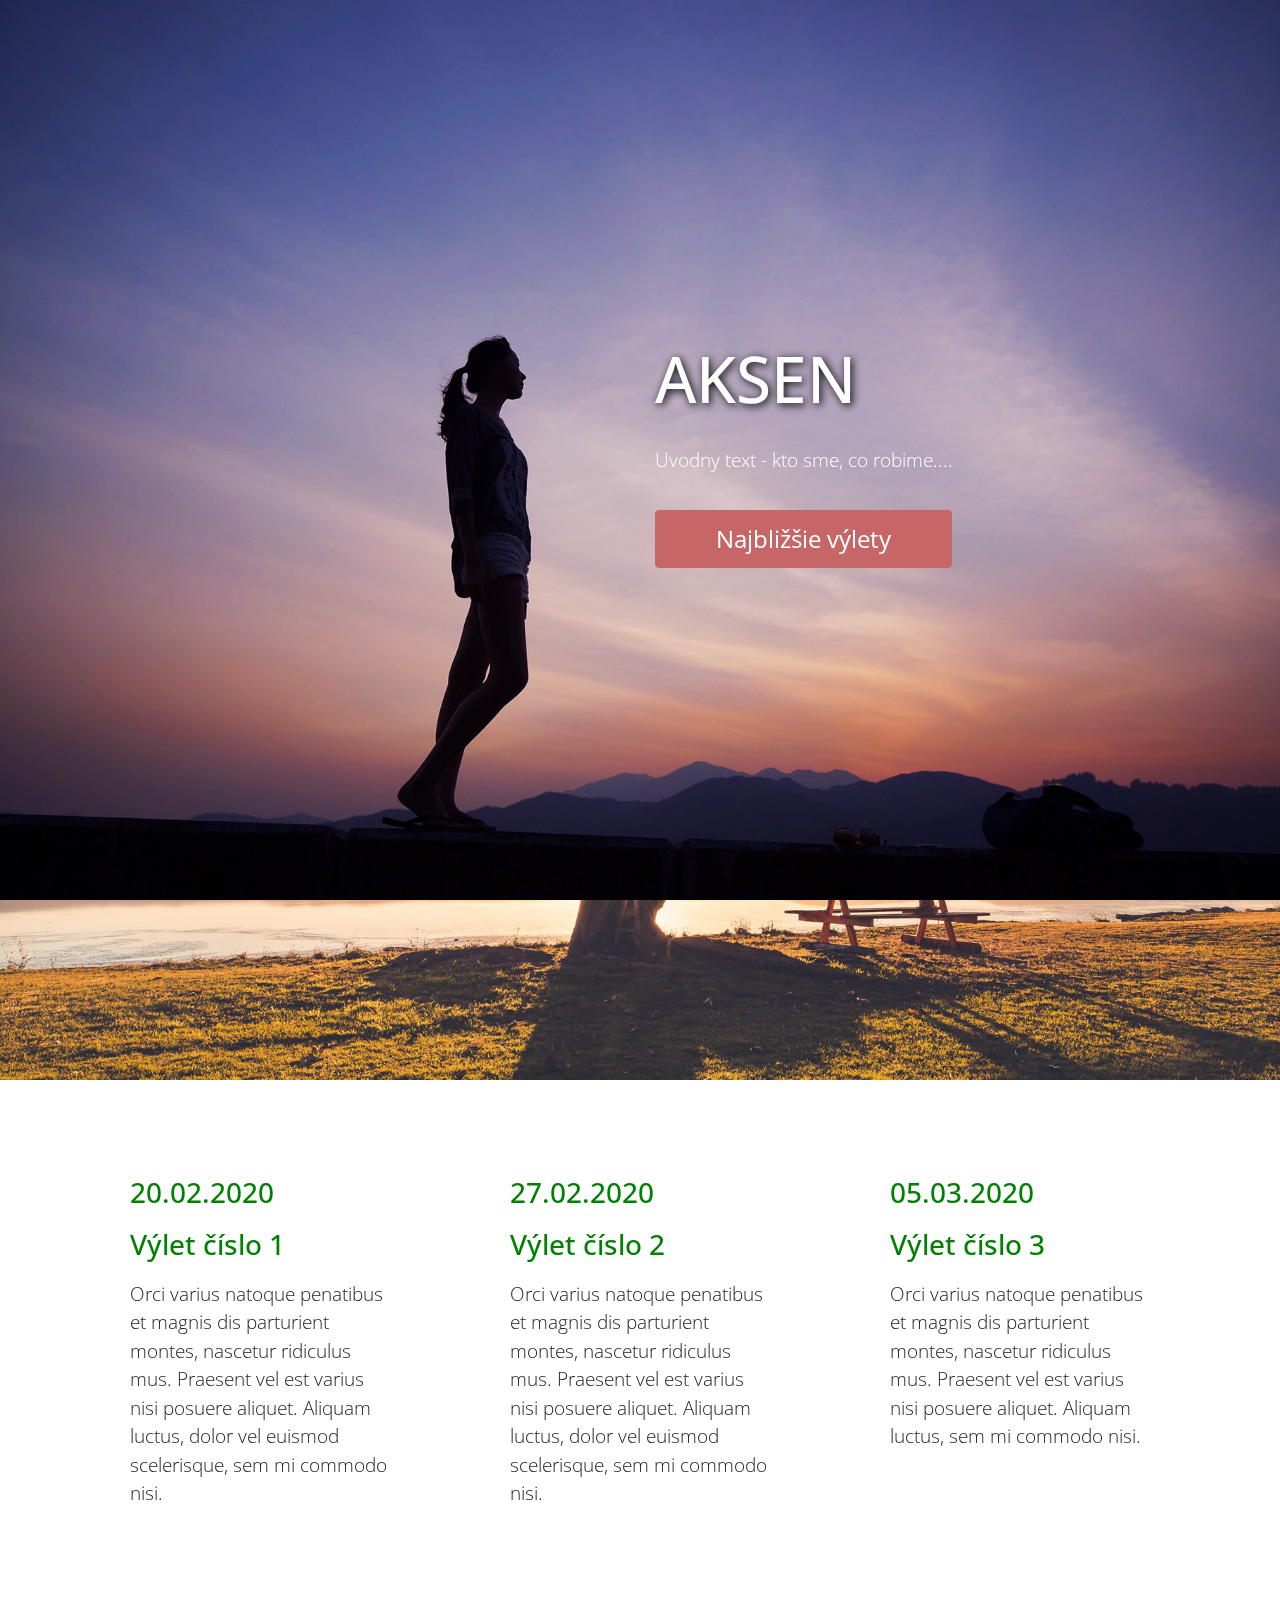
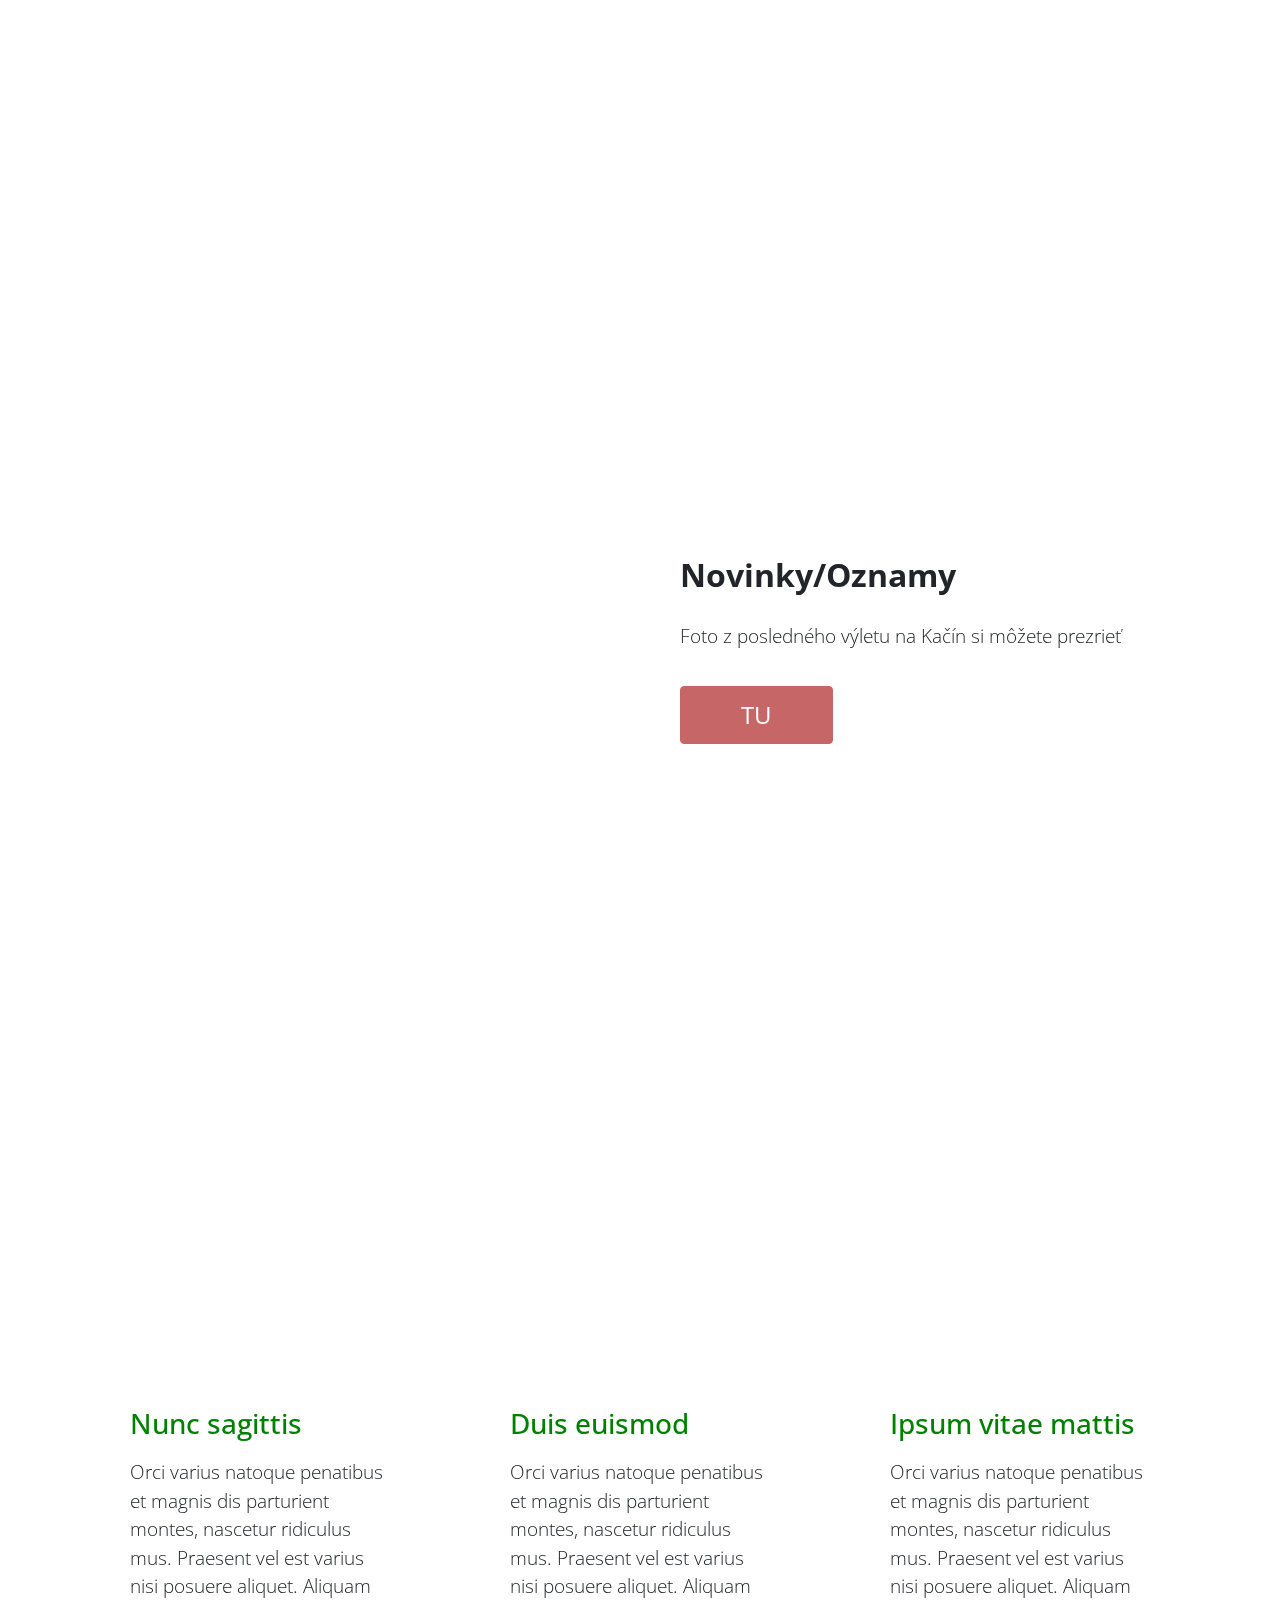
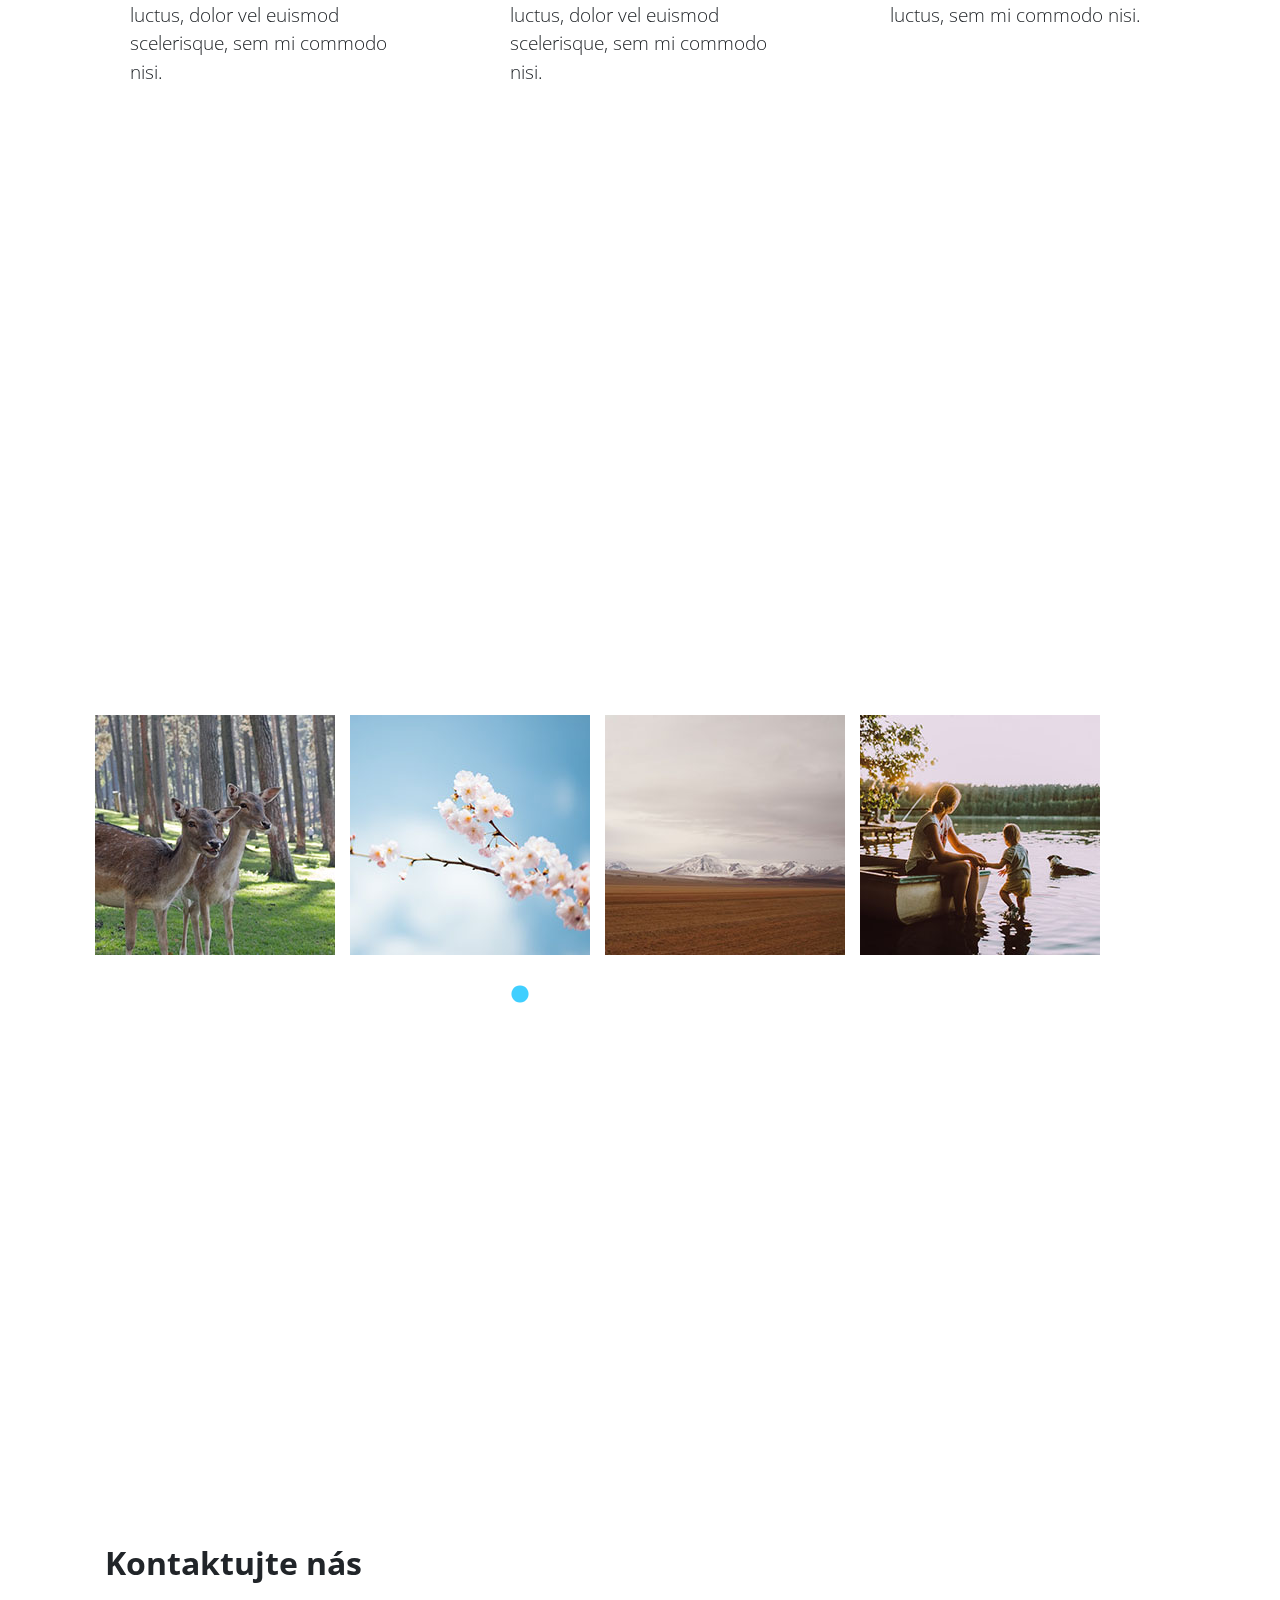
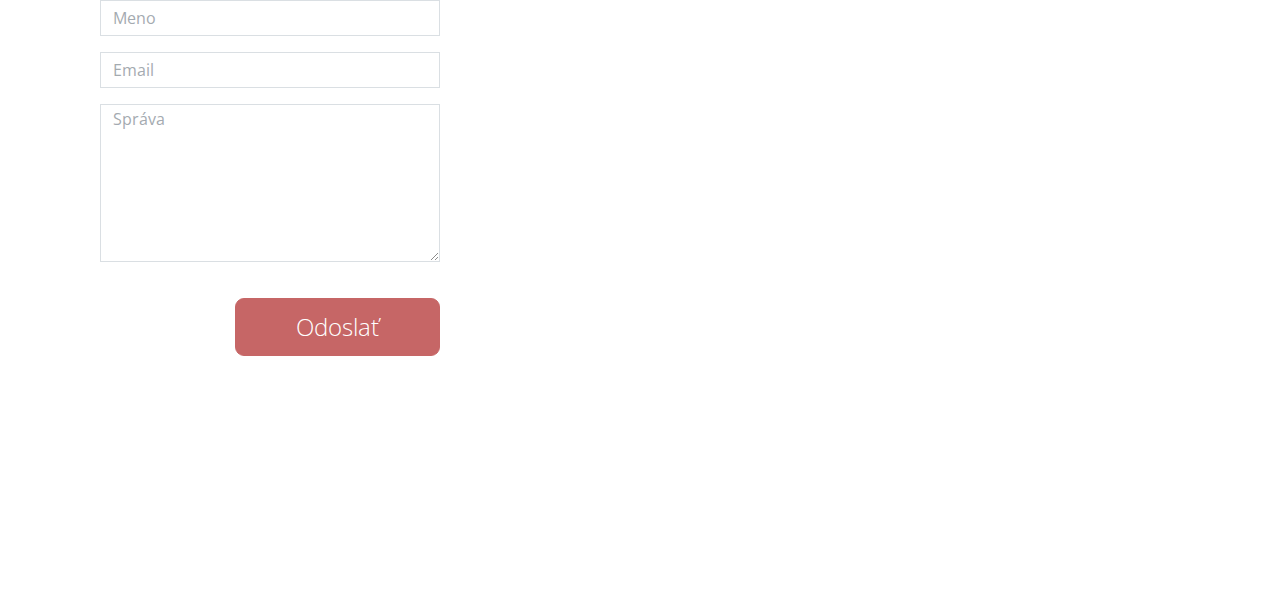
<file: index.html>
<!DOCTYPE html>
<html>
<head>
  <meta charset="utf-8">
  <meta http-equiv="X-UA-Compatible" content="IE=edge">
  <meta name="viewport" content="width=device-width, initial-scale=1">

  <title>aksenba</title>
<!--

Template 2096 Individual

http://www.tooplate.com/view/2096-individual

-->
  <link rel="stylesheet" href="https://fonts.googleapis.com/css?family=Open+Sans:300,400">  <!-- Google web font "Open Sans" -->
  <link rel="stylesheet" href="font-awesome-4.5.0/css/font-awesome.min.css">                <!-- Font Awesome -->
  <link rel="stylesheet" href="css/bootstrap.min.css">
  <link rel="stylesheet" type="text/css" href="slick/slick.css"/>
  <link rel="stylesheet" type="text/css" href="slick/slick-theme.css"/>
  <link rel="stylesheet" href="css/tooplate-style.css"><!-- tooplate style -->
  <link rel="stylesheet" href="css/custom.css"><!-- custom style -->    

  <!-- Magnific Popup core CSS file -->
  <link rel="stylesheet" href="css/magnific-popup.css">


  <!-- HTML5 shim and Respond.js for IE8 support of HTML5 elements and media queries -->
  <!-- WARNING: Respond.js doesn't work if you view the page via file:// -->
        <!--[if lt IE 9]>
          <script src="https://oss.maxcdn.com/html5shiv/3.7.2/html5shiv.min.js"></script>
          <script src="https://oss.maxcdn.com/respond/1.4.2/respond.min.js"></script>
        <![endif]-->
      </head>

      <body>
        <div class="parallax-window" data-parallax="scroll" data-image-src="img/bg-img-01.jpg">
          <section class="container tm-page-1-content">
            <div class="row">
              <div class="col-md-6 ml-auto tm-text-white">
                <header><h1>AKSEN</h1></header>
                <p>Uvodny text - kto sme, co robime....</p>
                 <a href="#tm-section-2" class="btn btn-danger">Najbližšie výlety</a>
              </div>
            </div>
          </section>
        </div>

        <div id="tm-section-2" class="parallax-window" data-parallax="scroll" data-image-src="img/bg-img-02.jpg">
          <div class="row tm-page-2-content">
            <article  class="col-xs-6 col-md-4 tm-bg-white-transparent">
              <header>
                  <h3>20.02.2020</h3>
                  <h3>Výlet číslo 1</h3>
                </header>
              <p>Orci varius natoque penatibus et  magnis dis parturient montes, nascetur ridiculus mus. Praesent vel est varius nisi posuere aliquet. Aliquam luctus, dolor vel euismod scelerisque, sem mi commodo nisi.</p>
            </article>
            <article class="col-xs-6 col-md-4 tm-bg-white-transparent">
              <header>
                  <h3>27.02.2020</h3>
                  <h3>Výlet číslo 2</h3>
               </header>
              <p>Orci varius natoque penatibus et  magnis dis parturient montes, nascetur ridiculus mus. Praesent vel est varius nisi posuere aliquet. Aliquam luctus, dolor vel euismod scelerisque, sem mi commodo nisi.</p>
            </article>
            <article class="col-xs-6 col-md-4 tm-bg-white-transparent">
              <header>
                  <h3>05.03.2020</h3>
                  <h3>Výlet číslo 3</h3>
               </header>
              <p>Orci varius natoque penatibus et  magnis dis parturient montes, nascetur ridiculus mus. Praesent vel est varius nisi posuere aliquet. Aliquam luctus, sem mi commodo nisi.</p>
            </article>
          </div>
        </div>
          
          
        <div id="tm-section-3" class="parallax-window" data-parallax="scroll" data-image-src="img/bg-img-03.jpg">
          <section class="container tm-page-3-content">
            <div class="row1">
              <div class="col-xl-6 col-md-8 ml-auto c-bg-transparent">
                <article>
                  <header><h2>Novinky/Oznamy</h2></header>
                  <p>Foto z posledného výletu na Kačín si môžete prezrieť</p>
                 <a href="https://photos.app.goo.gl/WpKRN8nCt8rLXHN76" target="_blank" class="btn btn-danger">TU</a>
                </article>
              </div>
            </div>
          </section>
        </div>
      
        <div id="tm-section-4" class="parallax-window" data-parallax="scroll" data-image-src="img/bg-img-04.jpg">

          <div class="row tm-page-4-content">
            <article  class="col-xs-6 col-md-4 tm-bg-white-transparent">
              <header><h3>Nunc sagittis</h3></header>
              <p>Orci varius natoque penatibus et  magnis dis parturient montes, nascetur ridiculus mus. Praesent vel est varius nisi posuere aliquet. Aliquam luctus, dolor vel euismod scelerisque, sem mi commodo nisi.</p>
            </article>
            <article class="col-xs-6 col-md-4 tm-bg-white-transparent">
              <header><h3>Duis euismod</h3></header>
              <p>Orci varius natoque penatibus et  magnis dis parturient montes, nascetur ridiculus mus. Praesent vel est varius nisi posuere aliquet. Aliquam luctus, dolor vel euismod scelerisque, sem mi commodo nisi.</p>
            </article>
            <article class="col-xs-6 col-md-4 tm-bg-white-transparent">
              <header><h3>Ipsum vitae mattis</h3></header>
              <p>Orci varius natoque penatibus et  magnis dis parturient montes, nascetur ridiculus mus. Praesent vel est varius nisi posuere aliquet. Aliquam luctus, sem mi commodo nisi.</p>
            </article>
          </div>
        </div>
        <div class="parallax-window" data-parallax="scroll" data-image-src="img/bg-img-05.jpg">
          <div class="container">
            <div class="row">
              <div class="tm-img-container">
                <div class="tm-img-slider">
 
                    <a class="image-link" href="img/gallery-img-01.jpg"><img src="img/gallery-img-01-tn.jpg" alt="Image" class="tm-slider-img"></a>
                    <a class="image-link" href="img/gallery-img-02.jpg"><img src="img/gallery-img-02-tn.jpg" alt="Image" class="tm-slider-img"></a>
                    <a class="image-link" href="img/gallery-img-03.jpg"><img src="img/gallery-img-03-tn.jpg" alt="Image" class="tm-slider-img"></a>  
                    <a class="image-link" href="img/gallery-img-04.jpg"><img src="img/gallery-img-04-tn.jpg" alt="Image" class="tm-slider-img"></a>
                    <a class="image-link" href="img/gallery-img-05.jpg"><img src="img/gallery-img-05-tn.jpg" alt="Image" class="tm-slider-img"></a>
                    <a class="image-link" href="img/gallery-img-06.jpg"><img src="img/gallery-img-06-tn.jpg" alt="Image" class="tm-slider-img"></a>
                      
                </div>
              </div>
            </div>
          </div>
        </div>

        <div class="parallax-window tm-position-relative tm-form-section" data-parallax="scroll" data-image-src="img/bg-img-06.jpg">
          <div class="container ">
            <div class="row1 ">
              <div class="col-xs-12">
                <header><h5>Kontaktujte nás</h5></header>
              </div>
            </div>
            <div class="row tm-page-5-content">
              <div class="col-lg-4 col-md-6 col-xs-12">
                <div class="contact_message">                  
                  <form action="mailto:babu646@gmail.com" method="post" class="contact-form">
                    <div class="form-group">
                      <input type="text" id="contact_name" name="contact_name" class="form-control" placeholder="Meno"  required/>
                    </div>
                    <div class="form-group">
                      <input type="email" id="contact_email" name="contact_email" class="form-control" placeholder="Email"  required/>
                    </div>
                    <div class="form-group">
                      <textarea id="contact_message" name="contact_message" class="form-control" rows="9" placeholder="Správa" required></textarea>
                    </div>
                    <button type="submit" class="btn btn-danger tm-btn-submit">Odoslať</button>
                  </form>
                </div>
              </div>
              <div class="col-lg-8 col-md-6 col-xs-12">
                <div class="tm-address-box">
                  <p>Ak máte akékoľvek otázky, či pripomienky, kontaktujte nás cez priložený formulár. Orci varius natoque penatibus et  magnis dis parturient montes, nascetur ridiculus mus.
                  </p>
                  <br>
                  <address>
                    <b>Aksen tím</b><br>
                  </address>
                </div>
              </div>
            </div>

            <div class="footer">
              <p>Copyright © 2018 Aksen
                . Design: Tooplate</p>
              </div>
            </div>
            
          </div>


          <!-- load JS files -->
          <script src="js/jquery-1.11.3.min.js"></script>        <!-- jQuery (https://jquery.com/download/) -->
          <script src="js/parallax.min.js"></script>
     
          <script type="text/javascript" src="slick/slick.min.js"></script> 
          <!-- Slick Carousel -->

          <!-- Magnific Popup core JS file -->
          <script src="js/jquery.magnific-popup.min.js"></script>
          

          <script>

            function setCarousel() {

              var slider = $('.tm-img-slider');

              if (slider.hasClass('slick-initialized')) {
                slider.slick('destroy');
              }

              if($(window).width() > 991){
                  // Slick carousel
                  slider.slick({
                    dots: true,
                    infinite: true,
                    slidesToShow: 4,
                    slidesToScroll: 1
                  });
                }
                else {
                 slider.slick({
                  dots: true,
                  infinite: true,
                  slidesToShow: 2,
                  slidesToScroll: 1
                });
               }
             }

             $(document).ready(function(){

              setCarousel();
              $('.tm-img-slider').magnificPopup({
                delegate: 'a', // child items selector, by clicking on it popup will open
                type: 'image'
                // other options

              });

              $(window).resize(function() {
                setCarousel();
              });
            });

          </script>
        </body>
        </html>
</file>
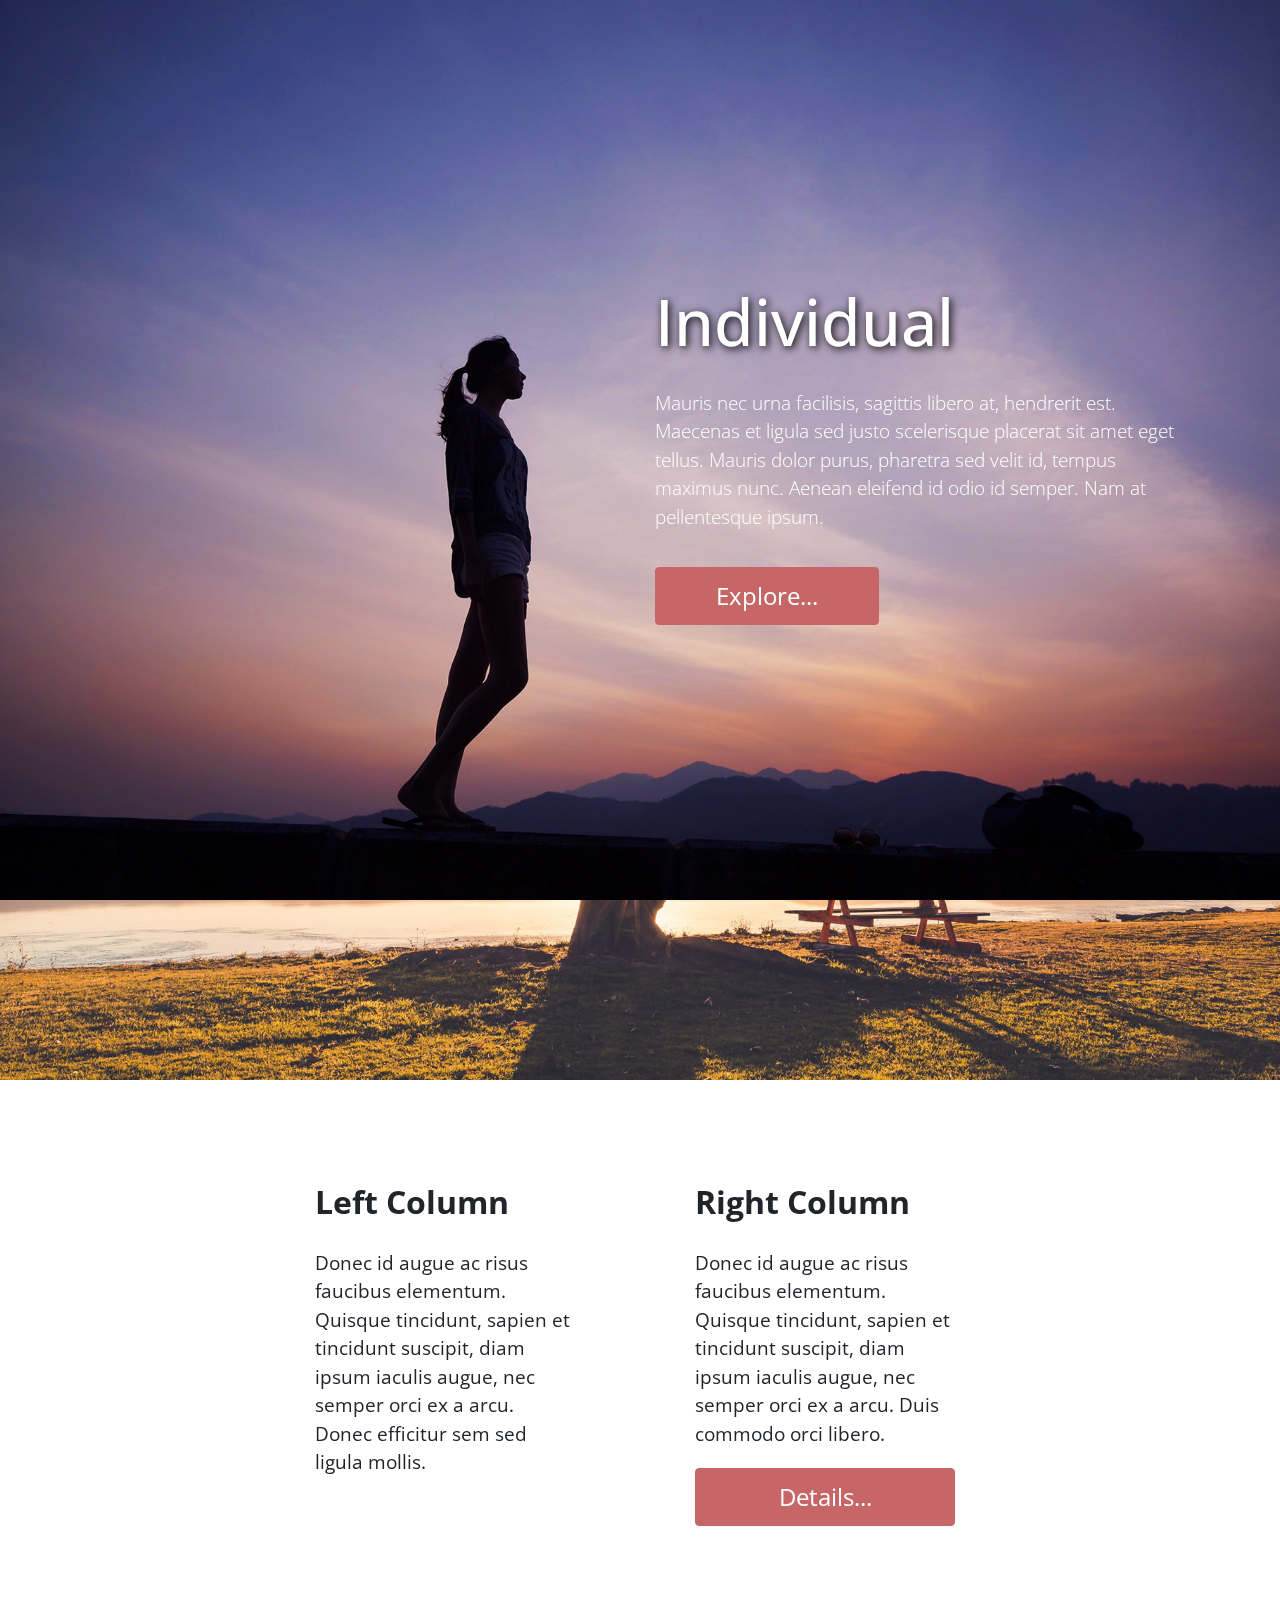
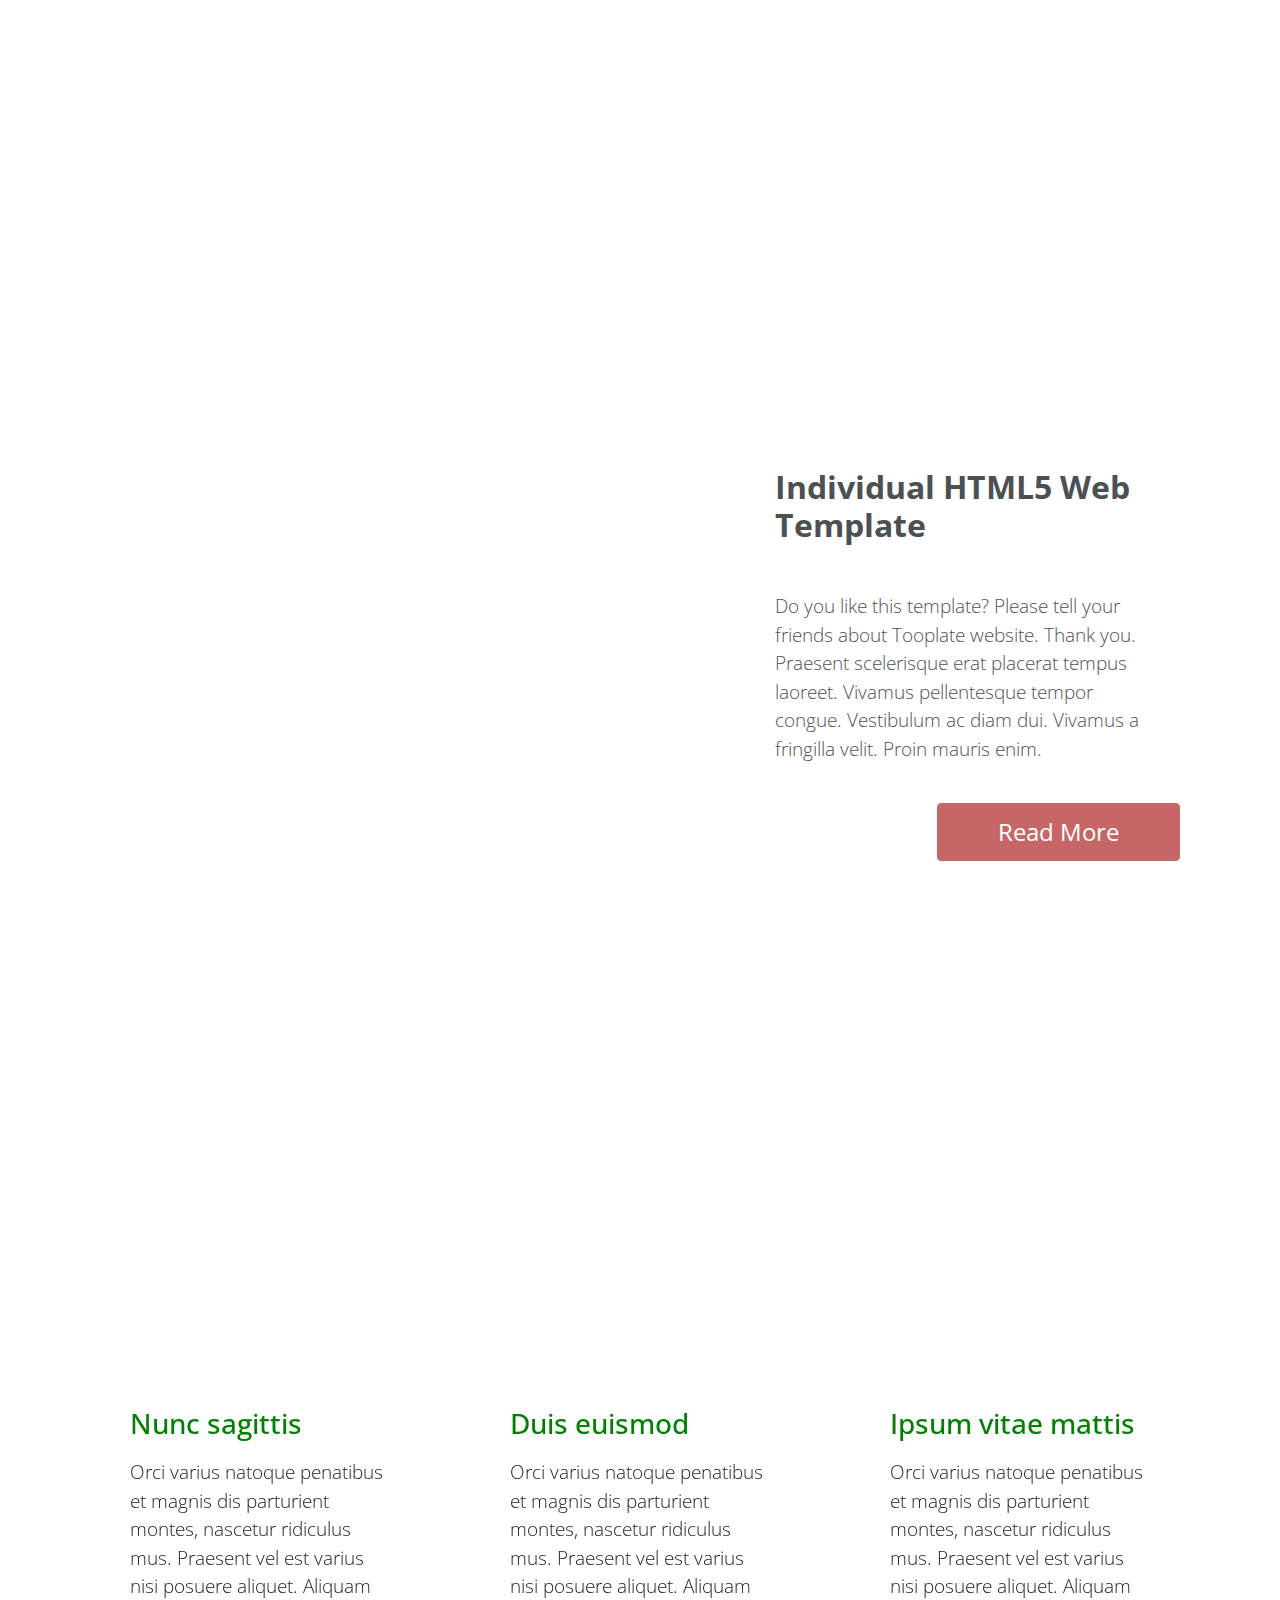
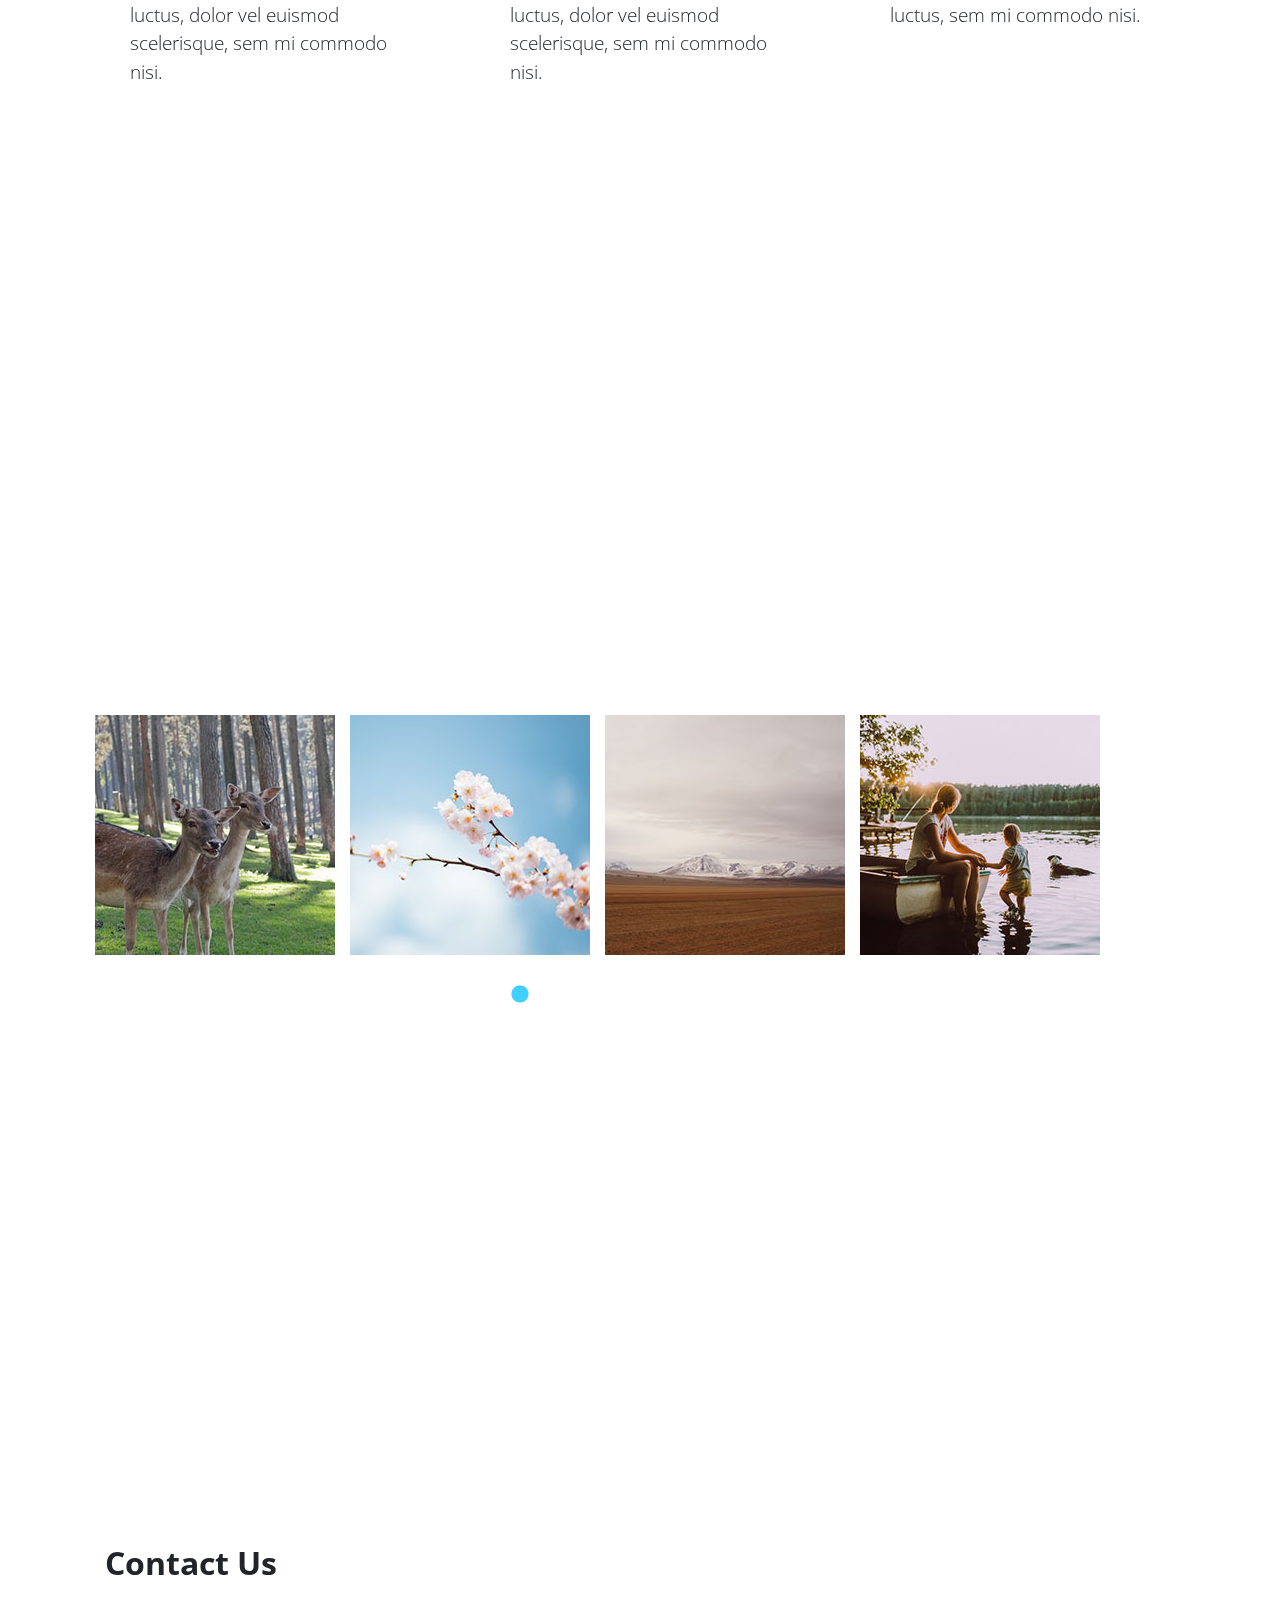
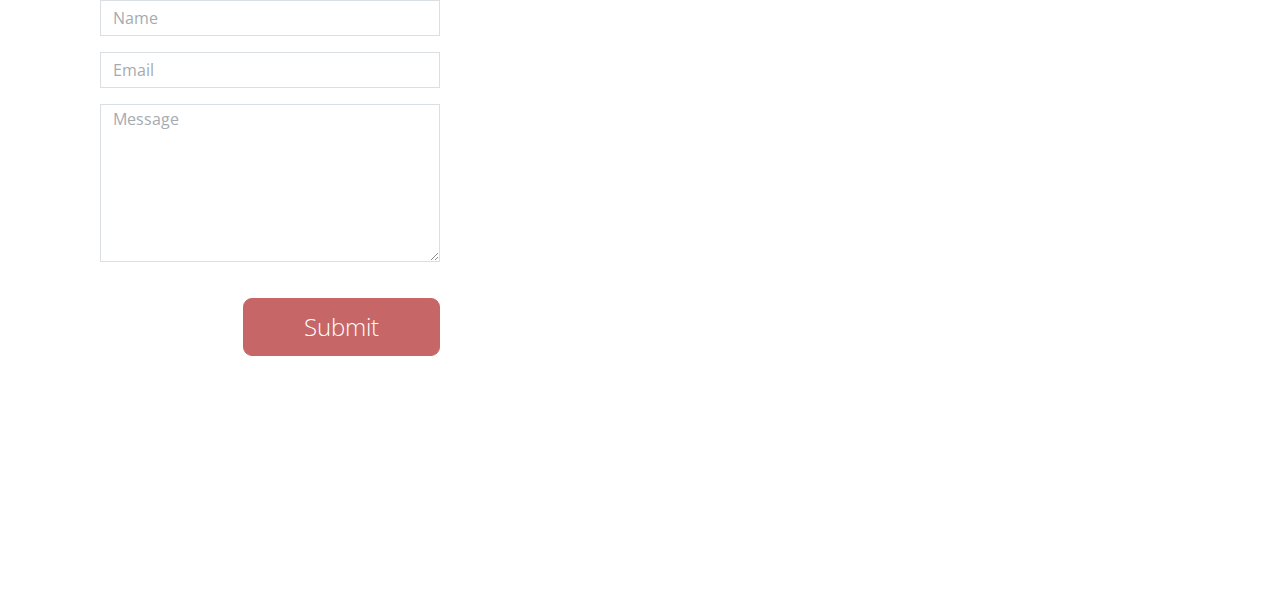
<file: aksen/index.html>
<!DOCTYPE html>
<html>
<head>
  <meta charset="utf-8">
  <meta http-equiv="X-UA-Compatible" content="IE=edge">
  <meta name="viewport" content="width=device-width, initial-scale=1">

  <title>Individual HTML Parallax Template</title>
<!--

Template 2096 Individual

http://www.tooplate.com/view/2096-individual

-->
  <link rel="stylesheet" href="https://fonts.googleapis.com/css?family=Open+Sans:300,400">  <!-- Google web font "Open Sans" -->
  <link rel="stylesheet" href="font-awesome-4.5.0/css/font-awesome.min.css">                <!-- Font Awesome -->
  <link rel="stylesheet" href="css/bootstrap.min.css">
  <link rel="stylesheet" type="text/css" href="slick/slick.css"/>
  <link rel="stylesheet" type="text/css" href="slick/slick-theme.css"/>
  <link rel="stylesheet" href="css/tooplate-style.css"><!-- tooplate style -->
  <!-- Magnific Popup core CSS file -->
  <link rel="stylesheet" href="css/magnific-popup.css">


  <!-- HTML5 shim and Respond.js for IE8 support of HTML5 elements and media queries -->
  <!-- WARNING: Respond.js doesn't work if you view the page via file:// -->
        <!--[if lt IE 9]>
          <script src="https://oss.maxcdn.com/html5shiv/3.7.2/html5shiv.min.js"></script>
          <script src="https://oss.maxcdn.com/respond/1.4.2/respond.min.js"></script>
        <![endif]-->
      </head>

      <body>
        <div class="parallax-window" data-parallax="scroll" data-image-src="img/bg-img-01.jpg">
          <section class="container tm-page-1-content">
            <div class="row">
              <div class="col-md-6 ml-auto tm-text-white">
                <header><h1>Individual</h1></header>
                <p>Mauris nec urna facilisis, sagittis libero at, hendrerit est. Maecenas et ligula sed justo scelerisque placerat sit amet eget tellus. Mauris dolor purus, pharetra sed velit id, tempus maximus nunc. Aenean eleifend id odio id semper. Nam at pellentesque ipsum.</p>
                
                  <a href="#tm-section-2" class="btn btn-danger">Explore...</a>
              </div>
            </div>

          </section>
        </div>


        <div id="tm-section-2" class="parallax-window" data-parallax="scroll" data-image-src="img/bg-img-02.jpg">
          <section class="container tm-page-1-content tm-page-2">
            <div class="row">
              <article class="col-md-6 tm-article tm-bg-white-transparent">
                <header><h2 >Left Column</h2></header>
                <b>Donec id augue ac risus faucibus elementum. Quisque tincidunt, sapien et tincidunt suscipit, diam ipsum iaculis augue, nec semper orci ex a arcu. Donec efficitur sem sed ligula mollis.</b>
              </article>

              <article class="col-md-6 tm-article tm-bg-white-transparent">
                <header><h2>Right Column</h2></header>
                <b>Donec id augue ac risus faucibus elementum. Quisque tincidunt, sapien et tincidunt suscipit, diam ipsum iaculis augue, nec semper orci ex a arcu. Duis commodo orci libero.</b>
                
                  <a href="#tm-section-3" class="btn btn-danger ml-auto mr-0 tm-btn-block">Details...</a>
              </article>
            </div>
          </section>
        </div>
        <div id="tm-section-3" class="parallax-window" data-parallax="scroll" data-image-src="img/bg-img-03.jpg">
          <section class="container tm-page-1-content">
            <div class="row1">
              <div class="col-xl-6 col-md-8 ml-auto">
                <article class="tm-bg-white-transparent-page3">
                  <header><h5 class="tm-bg-white">Individual HTML5 Web Template</h5></header>
                  <p class="tm-bg-white2">Do you like this template? Please tell your friends about Tooplate website. Thank you. Praesent scelerisque erat placerat tempus laoreet. Vivamus pellentesque tempor congue. Vestibulum ac diam dui. Vivamus a fringilla velit. Proin mauris enim.</p>
                    <a href="#tm-section-4" class="btn btn-danger tm-btn-right">Read More</a>
                </article>
              </div>
            </div>
          </section>
        </div>
        <div id="tm-section-4" class="parallax-window" data-parallax="scroll" data-image-src="img/bg-img-04.jpg">

          <div class="row tm-page-4-content">
            <article  class="col-xs-6 col-md-4 tm-bg-white-transparent">
              <header><h3>Nunc sagittis</h3></header>
              <p>Orci varius natoque penatibus et  magnis dis parturient montes, nascetur ridiculus mus. Praesent vel est varius nisi posuere aliquet. Aliquam luctus, dolor vel euismod scelerisque, sem mi commodo nisi.</p>
            </article>
            <article class="col-xs-6 col-md-4 tm-bg-white-transparent">
              <header><h3>Duis euismod</h3></header>
              <p>Orci varius natoque penatibus et  magnis dis parturient montes, nascetur ridiculus mus. Praesent vel est varius nisi posuere aliquet. Aliquam luctus, dolor vel euismod scelerisque, sem mi commodo nisi.</p>
            </article>
            <article class="col-xs-6 col-md-4 tm-bg-white-transparent">
              <header><h3>Ipsum vitae mattis</h3></header>
              <p>Orci varius natoque penatibus et  magnis dis parturient montes, nascetur ridiculus mus. Praesent vel est varius nisi posuere aliquet. Aliquam luctus, sem mi commodo nisi.</p>
            </article>
          </div>
        </div>
        <div class="parallax-window" data-parallax="scroll" data-image-src="img/bg-img-05.jpg">
          <div class="container">
            <div class="row">
              <div class="tm-img-container">
                <div class="tm-img-slider">
 
                    <a class="image-link" href="img/gallery-img-01.jpg"><img src="img/gallery-img-01-tn.jpg" alt="Image" class="tm-slider-img"></a>
                    <a class="image-link" href="img/gallery-img-02.jpg"><img src="img/gallery-img-02-tn.jpg" alt="Image" class="tm-slider-img"></a>
                    <a class="image-link" href="img/gallery-img-03.jpg"><img src="img/gallery-img-03-tn.jpg" alt="Image" class="tm-slider-img"></a>  
                    <a class="image-link" href="img/gallery-img-04.jpg"><img src="img/gallery-img-04-tn.jpg" alt="Image" class="tm-slider-img"></a>
                    <a class="image-link" href="img/gallery-img-05.jpg"><img src="img/gallery-img-05-tn.jpg" alt="Image" class="tm-slider-img"></a>
                    <a class="image-link" href="img/gallery-img-06.jpg"><img src="img/gallery-img-06-tn.jpg" alt="Image" class="tm-slider-img"></a>
                      
                </div>
              </div>
            </div>
          </div>
        </div>

        <div class="parallax-window tm-position-relative tm-form-section" data-parallax="scroll" data-image-src="img/bg-img-06.jpg">
          <div class="container ">
            <div class="row1 ">
              <div class="col-xs-12">
                <header><h5>Contact Us</h5></header>
              </div>
            </div>
            <div class="row tm-page-5-content">
              <div class="col-lg-4 col-md-6 col-xs-12">
                <div class="contact_message">                  
                  <form action="#contact" method="post" class="contact-form">
                    <div class="form-group">
                      <input type="text" id="contact_name" name="contact_name" class="form-control" placeholder="Name"  required/>
                    </div>
                    <div class="form-group">
                      <input type="email" id="contact_email" name="contact_email" class="form-control" placeholder="Email"  required/>
                    </div>
                    <div class="form-group">
                      <textarea id="contact_message" name="contact_message" class="form-control" rows="9" placeholder="Message" required></textarea>
                    </div>
                    <button type="submit" class="btn btn-danger tm-btn-submit">Submit</button>
                  </form>
                </div>
              </div>
              <div class="col-lg-8 col-md-6 col-xs-12">
                <div class="tm-address-box">
                  <p>Integer pretium volutpat tempor. Maecenas condimentum tincidunt leo. Paesent scelerisque erat placerat tempus laoreet. Vivamus pellentesque tempor congue. Vestibulum ac diam dui. Vivamus a fringilla velit.
                  </p>
                  <br>
                  <address>
                    <b>Our Address</b><br>
                    <br>
                    440-660 Proin mauris enim,<br>
                    dignissim sit amet ligula id,<br>
                    finibus tempus erat 10200
                  </address>
                </div>
              </div>
            </div>

            <div class="footer">
              <p>Copyright © 2018 Your Company
                . Design: Tooplate</p>
              </div>
            </div>
            
          </div>


          <!-- load JS files -->
          <script src="js/jquery-1.11.3.min.js"></script>        <!-- jQuery (https://jquery.com/download/) -->
          <script src="js/parallax.min.js"></script>
     
          <script type="text/javascript" src="slick/slick.min.js"></script> 
          <!-- Slick Carousel -->

          <!-- Magnific Popup core JS file -->
          <script src="js/jquery.magnific-popup.min.js"></script>
          

          <script>

            function setCarousel() {

              var slider = $('.tm-img-slider');

              if (slider.hasClass('slick-initialized')) {
                slider.slick('destroy');
              }

              if($(window).width() > 991){
                  // Slick carousel
                  slider.slick({
                    dots: true,
                    infinite: true,
                    slidesToShow: 4,
                    slidesToScroll: 1
                  });
                }
                else {
                 slider.slick({
                  dots: true,
                  infinite: true,
                  slidesToShow: 2,
                  slidesToScroll: 1
                });
               }
             }

             $(document).ready(function(){

              setCarousel();
              $('.tm-img-slider').magnificPopup({
                delegate: 'a', // child items selector, by clicking on it popup will open
                type: 'image'
                // other options

              });

              $(window).resize(function() {
                setCarousel();
              });
            });

          </script>
        </body>
        </html>
</file>
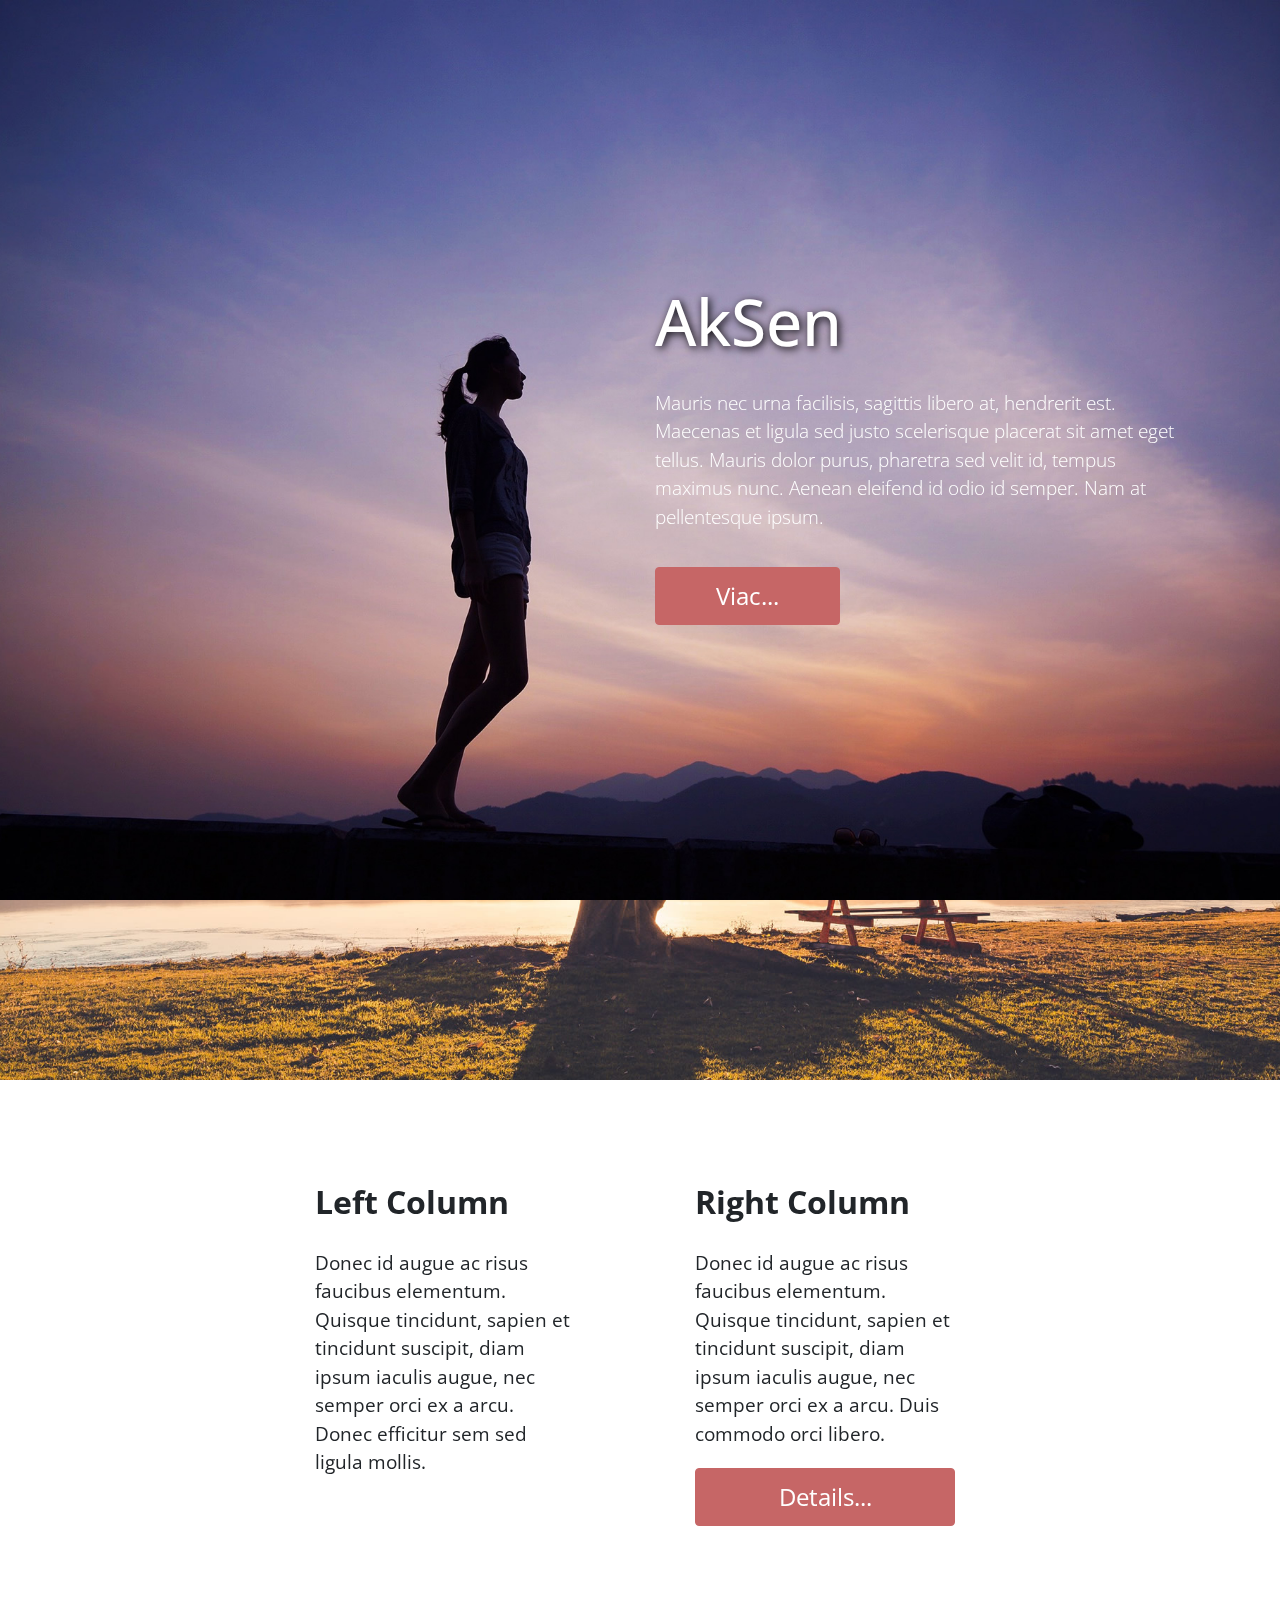
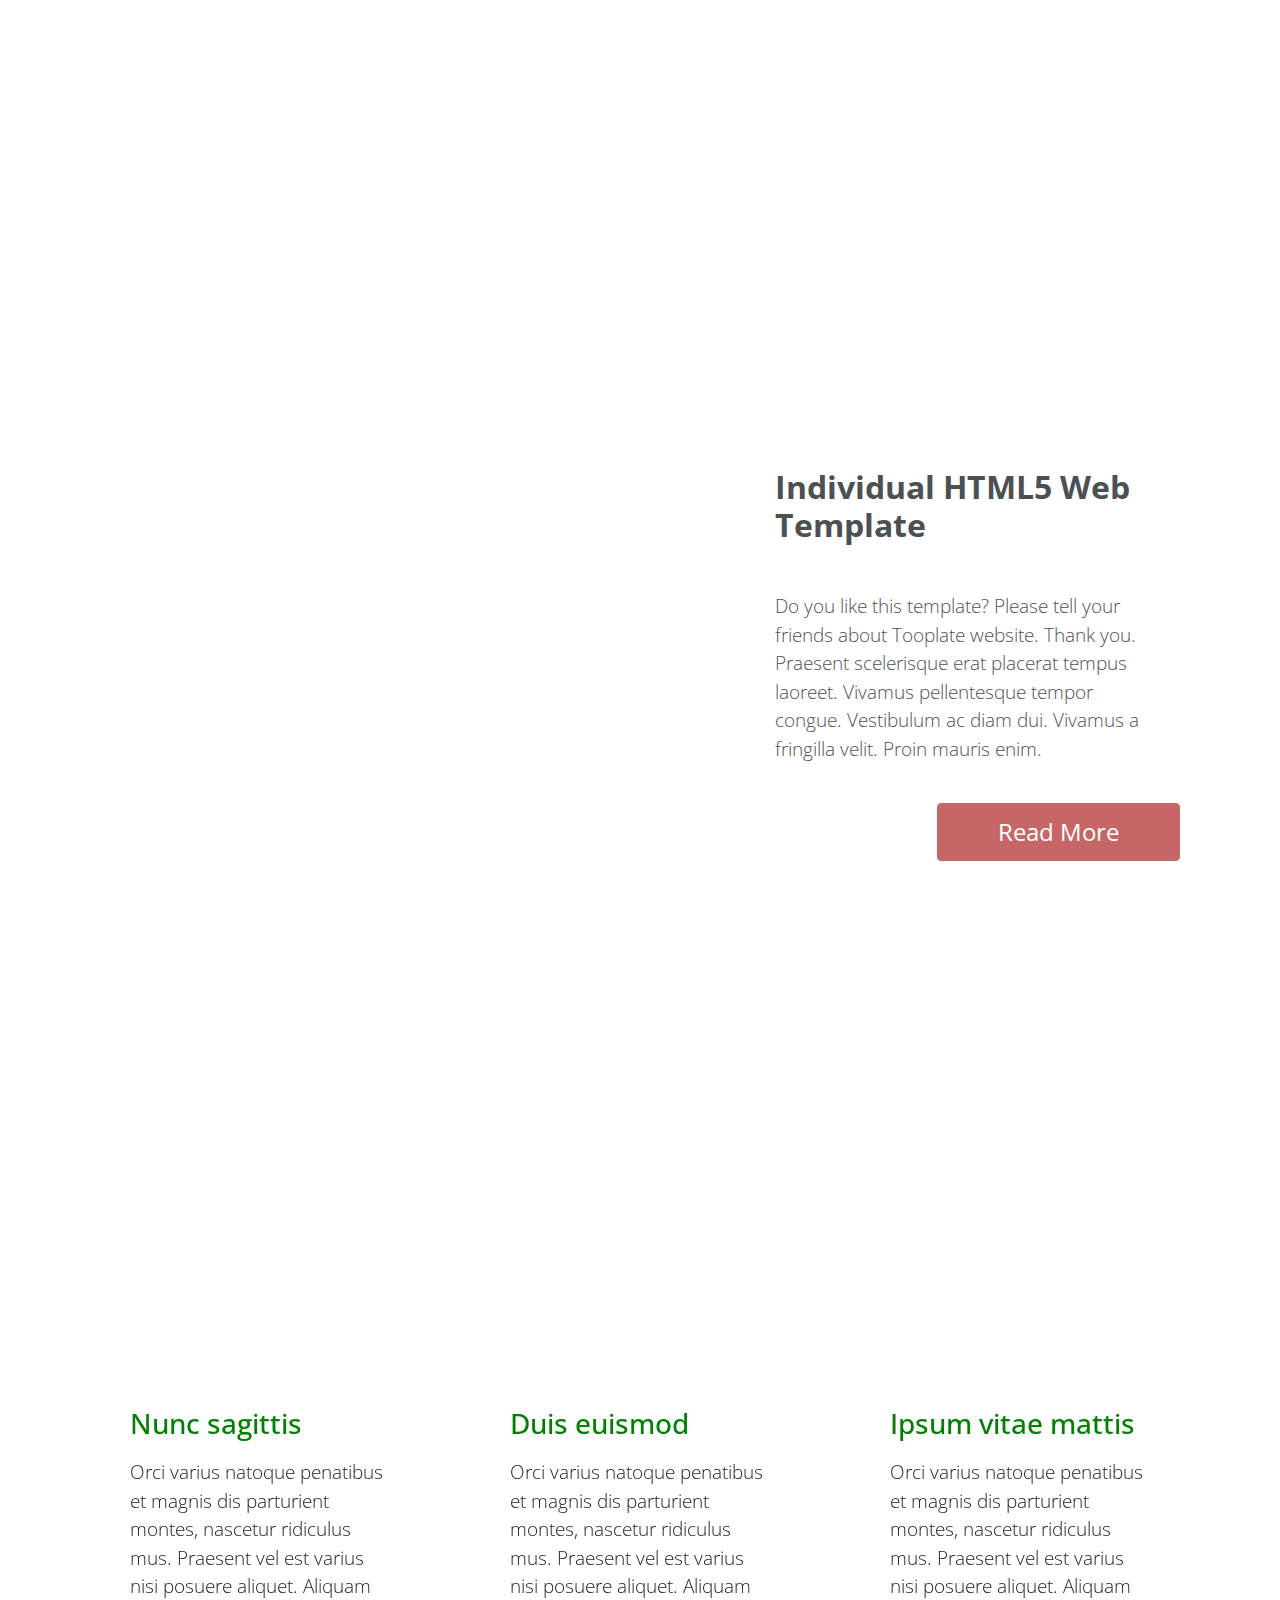
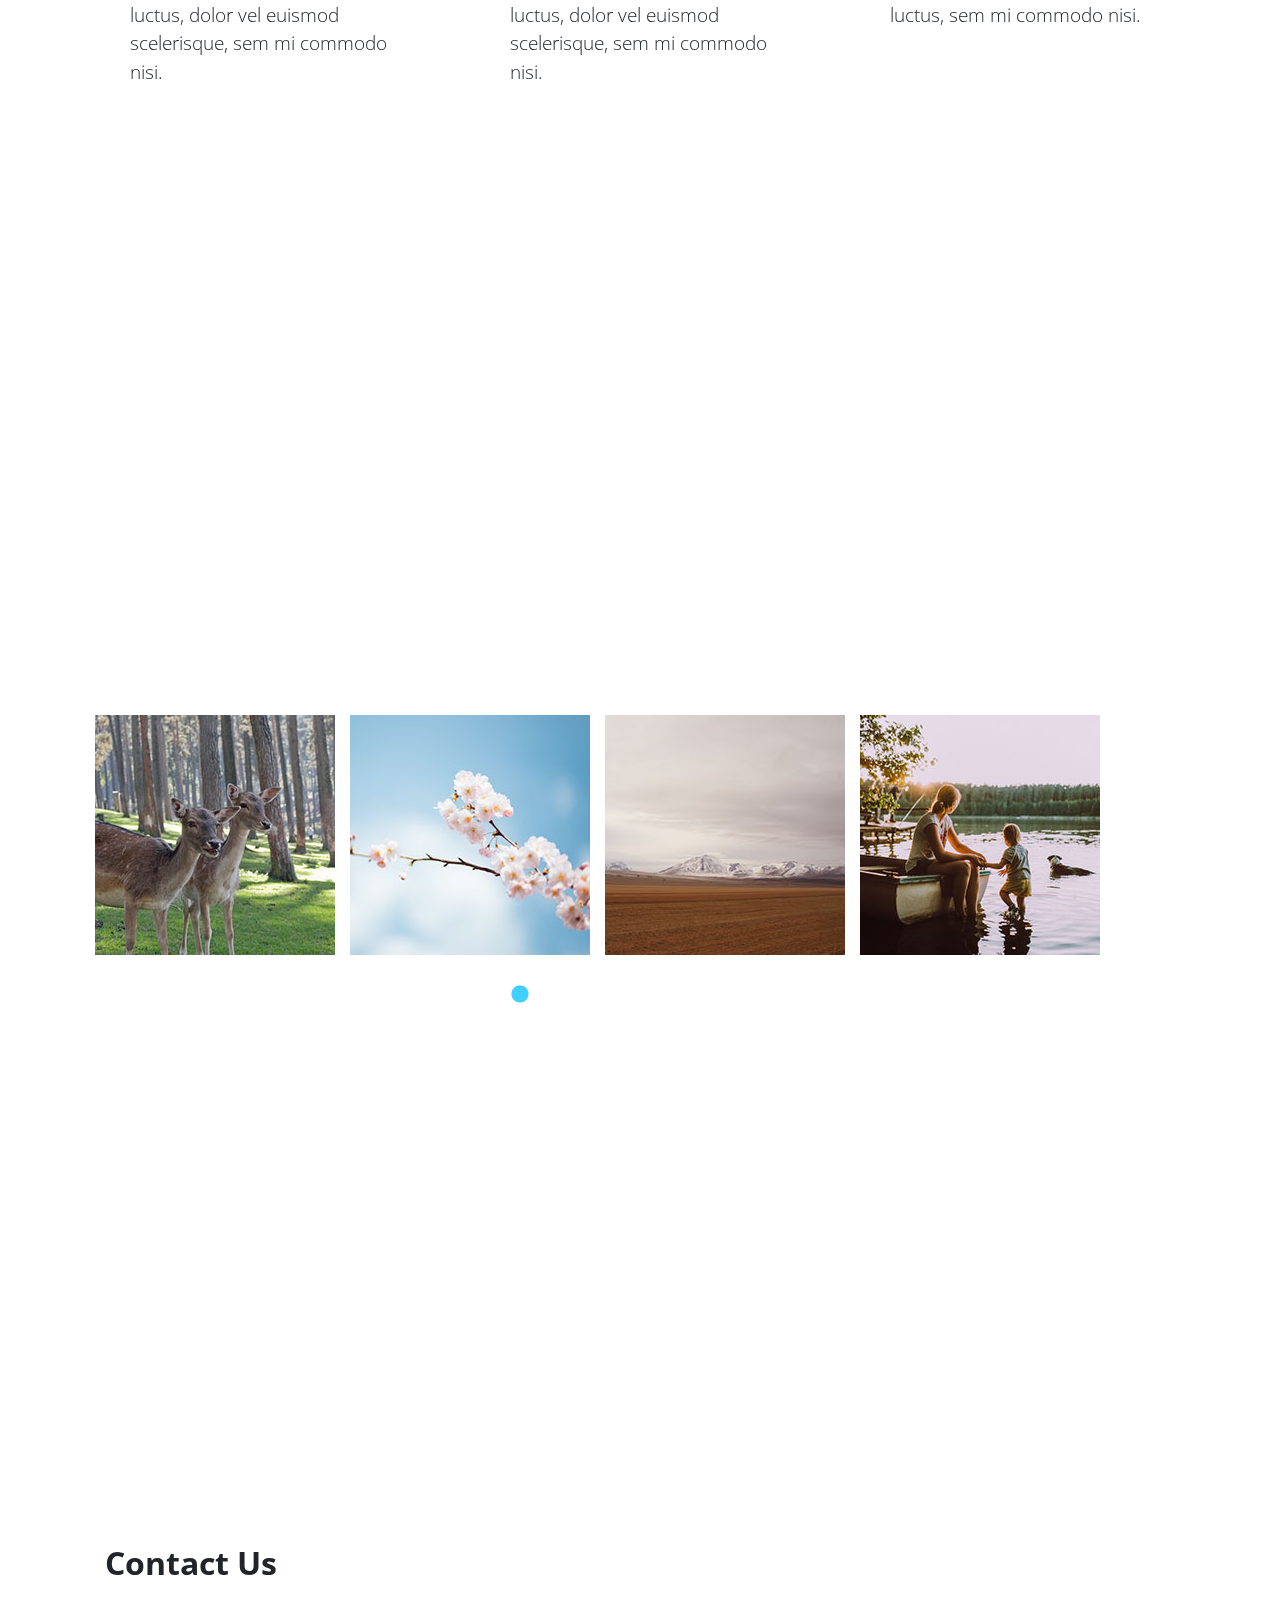
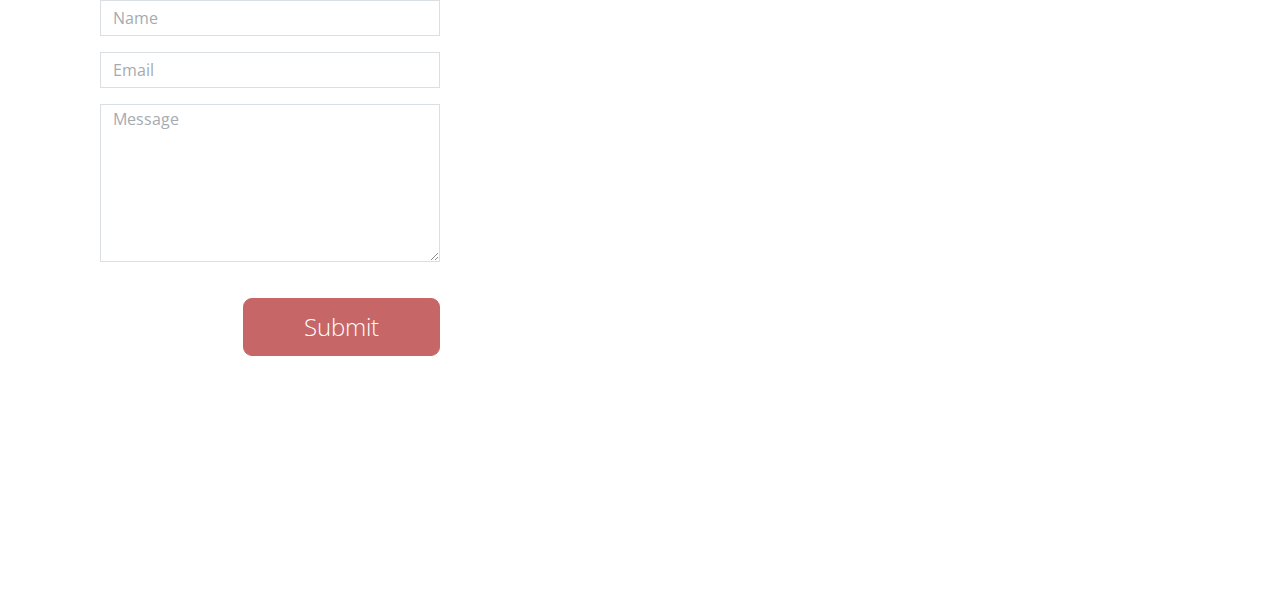
<file: index_zaloha_13022020.html>
<!DOCTYPE html>
<html>
<head>
  <meta charset="utf-8">
  <meta http-equiv="X-UA-Compatible" content="IE=edge">
  <meta name="viewport" content="width=device-width, initial-scale=1">

  <title>aksen</title>
<!--

Template 2096 Individual

http://www.tooplate.com/view/2096-individual

-->
  <link rel="stylesheet" href="https://fonts.googleapis.com/css?family=Open+Sans:300,400">  <!-- Google web font "Open Sans" -->
  <link rel="stylesheet" href="font-awesome-4.5.0/css/font-awesome.min.css">                <!-- Font Awesome -->
  <link rel="stylesheet" href="css/bootstrap.min.css">
  <link rel="stylesheet" type="text/css" href="slick/slick.css"/>
  <link rel="stylesheet" type="text/css" href="slick/slick-theme.css"/>
  <link rel="stylesheet" href="css/tooplate-style.css"><!-- tooplate style -->
  <link rel="stylesheet" href="css/custom.css"><!-- custom style -->    
  <!-- Magnific Popup core CSS file -->
  <link rel="stylesheet" href="css/magnific-popup.css">


  <!-- HTML5 shim and Respond.js for IE8 support of HTML5 elements and media queries -->
  <!-- WARNING: Respond.js doesn't work if you view the page via file:// -->
        <!--[if lt IE 9]>
          <script src="https://oss.maxcdn.com/html5shiv/3.7.2/html5shiv.min.js"></script>
          <script src="https://oss.maxcdn.com/respond/1.4.2/respond.min.js"></script>
        <![endif]-->
      </head>

      <body>
        <div class="parallax-window" data-parallax="scroll" data-image-src="img/bg-img-01.jpg">
          <section class="container tm-page-1-content">
            <div class="row">
              <div class="col-md-6 ml-auto tm-text-white">
                <header><h1>AkSen</h1></header>
                <p>Mauris nec urna facilisis, sagittis libero at, hendrerit est. Maecenas et ligula sed justo scelerisque placerat sit amet eget tellus. Mauris dolor purus, pharetra sed velit id, tempus maximus nunc. Aenean eleifend id odio id semper. Nam at pellentesque ipsum.</p>
                
                  <a href="#tm-section-2" class="btn btn-danger">Viac...</a>
              </div>
            </div>

          </section>
        </div>


        <div id="tm-section-2" class="parallax-window" data-parallax="scroll" data-image-src="img/bg-img-02.jpg">
          <section class="container tm-page-1-content tm-page-2">
            <div class="row">
              <article class="col-md-6 tm-article tm-bg-white-transparent">
                <header><h2 >Left Column</h2></header>
                <b>Donec id augue ac risus faucibus elementum. Quisque tincidunt, sapien et tincidunt suscipit, diam ipsum iaculis augue, nec semper orci ex a arcu. Donec efficitur sem sed ligula mollis.</b>
              </article>

              <article class="col-md-6 tm-article tm-bg-white-transparent">
                <header><h2>Right Column</h2></header>
                <b>Donec id augue ac risus faucibus elementum. Quisque tincidunt, sapien et tincidunt suscipit, diam ipsum iaculis augue, nec semper orci ex a arcu. Duis commodo orci libero.</b>
                
                  <a href="#tm-section-3" class="btn btn-danger ml-auto mr-0 tm-btn-block">Details...</a>
              </article>
            </div>
          </section>
        </div>
        <div id="tm-section-3" class="parallax-window" data-parallax="scroll" data-image-src="img/bg-img-03.jpg">
          <section class="container tm-page-1-content">
            <div class="row1">
              <div class="col-xl-6 col-md-8 ml-auto">
                <article class="tm-bg-white-transparent-page3">
                  <header><h5 class="tm-bg-white">Individual HTML5 Web Template</h5></header>
                  <p class="tm-bg-white2">Do you like this template? Please tell your friends about Tooplate website. Thank you. Praesent scelerisque erat placerat tempus laoreet. Vivamus pellentesque tempor congue. Vestibulum ac diam dui. Vivamus a fringilla velit. Proin mauris enim.</p>
                    <a href="#tm-section-4" class="btn btn-danger tm-btn-right">Read More</a>
                </article>
              </div>
            </div>
          </section>
        </div>
        <div id="tm-section-4" class="parallax-window" data-parallax="scroll" data-image-src="img/bg-img-04.jpg">

          <div class="row tm-page-4-content">
            <article  class="col-xs-6 col-md-4 tm-bg-white-transparent">
              <header><h3>Nunc sagittis</h3></header>
              <p>Orci varius natoque penatibus et  magnis dis parturient montes, nascetur ridiculus mus. Praesent vel est varius nisi posuere aliquet. Aliquam luctus, dolor vel euismod scelerisque, sem mi commodo nisi.</p>
            </article>
            <article class="col-xs-6 col-md-4 tm-bg-white-transparent">
              <header><h3>Duis euismod</h3></header>
              <p>Orci varius natoque penatibus et  magnis dis parturient montes, nascetur ridiculus mus. Praesent vel est varius nisi posuere aliquet. Aliquam luctus, dolor vel euismod scelerisque, sem mi commodo nisi.</p>
            </article>
            <article class="col-xs-6 col-md-4 tm-bg-white-transparent">
              <header><h3>Ipsum vitae mattis</h3></header>
              <p>Orci varius natoque penatibus et  magnis dis parturient montes, nascetur ridiculus mus. Praesent vel est varius nisi posuere aliquet. Aliquam luctus, sem mi commodo nisi.</p>
            </article>
          </div>
        </div>
        <div class="parallax-window" data-parallax="scroll" data-image-src="img/bg-img-05.jpg">
          <div class="container">
            <div class="row">
              <div class="tm-img-container">
                <div class="tm-img-slider">
 
                    <a class="image-link" href="img/gallery-img-01.jpg"><img src="img/gallery-img-01-tn.jpg" alt="Image" class="tm-slider-img"></a>
                    <a class="image-link" href="img/gallery-img-02.jpg"><img src="img/gallery-img-02-tn.jpg" alt="Image" class="tm-slider-img"></a>
                    <a class="image-link" href="img/gallery-img-03.jpg"><img src="img/gallery-img-03-tn.jpg" alt="Image" class="tm-slider-img"></a>  
                    <a class="image-link" href="img/gallery-img-04.jpg"><img src="img/gallery-img-04-tn.jpg" alt="Image" class="tm-slider-img"></a>
                    <a class="image-link" href="img/gallery-img-05.jpg"><img src="img/gallery-img-05-tn.jpg" alt="Image" class="tm-slider-img"></a>
                    <a class="image-link" href="img/gallery-img-06.jpg"><img src="img/gallery-img-06-tn.jpg" alt="Image" class="tm-slider-img"></a>
                      
                </div>
              </div>
            </div>
          </div>
        </div>

        <div class="parallax-window tm-position-relative tm-form-section" data-parallax="scroll" data-image-src="img/bg-img-06.jpg">
          <div class="container ">
            <div class="row1 ">
              <div class="col-xs-12">
                <header><h5>Contact Us</h5></header>
              </div>
            </div>
            <div class="row tm-page-5-content">
              <div class="col-lg-4 col-md-6 col-xs-12">
                <div class="contact_message">                  
                  <form action="#contact" method="post" class="contact-form">
                    <div class="form-group">
                      <input type="text" id="contact_name" name="contact_name" class="form-control" placeholder="Name"  required/>
                    </div>
                    <div class="form-group">
                      <input type="email" id="contact_email" name="contact_email" class="form-control" placeholder="Email"  required/>
                    </div>
                    <div class="form-group">
                      <textarea id="contact_message" name="contact_message" class="form-control" rows="9" placeholder="Message" required></textarea>
                    </div>
                    <button type="submit" class="btn btn-danger tm-btn-submit">Submit</button>
                  </form>
                </div>
              </div>
              <div class="col-lg-8 col-md-6 col-xs-12">
                <div class="tm-address-box">
                  <p>Integer pretium volutpat tempor. Maecenas condimentum tincidunt leo. Paesent scelerisque erat placerat tempus laoreet. Vivamus pellentesque tempor congue. Vestibulum ac diam dui. Vivamus a fringilla velit.
                  </p>
                  <br>
                  <address>
                    <b>Our Address</b><br>
                    <br>
                    440-660 Proin mauris enim,<br>
                    dignissim sit amet ligula id,<br>
                    finibus tempus erat 10200
                  </address>
                </div>
              </div>
            </div>

            <div class="footer">
              <p>Copyright © 2018 Your Company
                . Design: Tooplate</p>
              </div>
            </div>
            
          </div>


          <!-- load JS files -->
          <script src="js/jquery-1.11.3.min.js"></script>        <!-- jQuery (https://jquery.com/download/) -->
          <script src="js/parallax.min.js"></script>
     
          <script type="text/javascript" src="slick/slick.min.js"></script> 
          <!-- Slick Carousel -->

          <!-- Magnific Popup core JS file -->
          <script src="js/jquery.magnific-popup.min.js"></script>
          

          <script>

            function setCarousel() {

              var slider = $('.tm-img-slider');

              if (slider.hasClass('slick-initialized')) {
                slider.slick('destroy');
              }

              if($(window).width() > 991){
                  // Slick carousel
                  slider.slick({
                    dots: true,
                    infinite: true,
                    slidesToShow: 4,
                    slidesToScroll: 1
                  });
                }
                else {
                 slider.slick({
                  dots: true,
                  infinite: true,
                  slidesToShow: 2,
                  slidesToScroll: 1
                });
               }
             }

             $(document).ready(function(){

              setCarousel();
              $('.tm-img-slider').magnificPopup({
                delegate: 'a', // child items selector, by clicking on it popup will open
                type: 'image'
                // other options

              });

              $(window).resize(function() {
                setCarousel();
              });
            });

          </script>
        </body>
        </html>
</file>
<file: css/tooplate-style.css>
/*

Template 2096 Individual

http://www.tooplate.com/view/2096-individual

*/

body {
	font-family: 'Open Sans', Helvetica, Arial, sans-serif;
	font-size: 19px;
	font-weight: 300;
	overflow-x: hidden;
}

a, button {
	transition: all 0.3s ease;
	color: #FFFFFF;
}

a:hover {
	color: #FFFF00;
	text-decoration: underline;
}
a:focus {
	text-decoration: none;
	outline: none;
}
.parallax-window {
	min-height: 100vh;
	background: transparent;
	display: flex;
	align-items: center;
}

.tm-text-white { color: #fff; }

.tm-page-1-content { 
	padding-top: 1vh;
	align-items: center;
}

.tm-page-2{
	max-width: 800px;
}

.tm-page-4-content { 
	padding-top: 1vh;	
}

.tm-page-5-content { 
	padding-top: 1vh;	
}

.tm-bg-white {
	padding: 20px;
	background-color: white;
	opacity: 0.8;
	width: 100%;
}

.tm-bg-white2 {
		padding: 20px;
		background-color: white;
		opacity: 0.8;
		width: 100%;
		margin: 0px;
}

h1 {
	font-size: 4rem;
	text-shadow: 2px 2px 8px #000000;
	padding-bottom: 20px;
}

h2 {
	padding-bottom: 20px;
	font-weight: bold;
}

h3 {
	color: green;
	padding-bottom: 10px;
}

h5 {
	padding-left: 20px;
	font-size: 2rem;
	font-weight: bold;

}

.tm-bg-white-transparent {
	margin: 5px;
	padding: 40px;
	background-color: #ffffffc4;
	max-width: 340px;
	width: 100%;
	margin: 20px;
}

.tm-bg-white-transparent-page3 {
	margin-left: 100px;
	
}

.tm-page-5-content {
	float: right;	
}

.container {
	float: right;
	width: 100%;
	padding-right: 15px;
	padding-left: 15px;
	margin-right: auto;
	margin-left: auto;
}

.tm-btn-block {
	display: block;
}

.tm-btn-right {
	float:right;
}

.tm-address-box {
	color: white;
	padding-left: 40px;
}

.tm-bg-white-transparent-left {
	float: right;
	background-color: white;
	opacity: 0.8;

}
.tm-bg-white-transparent-center {
	display: inline-block;
	background-color: white;
	opacity: 0.8;
}
.tm-bg-white-transparent-right {
	float: left;
	background-color: white;
	opacity: 0.8;
}

.tm-img-container {
	width: 96%;
	max-width: 1020px;
}

.tm-slider-img {
	padding-left: 10px;
	padding-right: 10px;
}

.slick-dots li button:before {
	font-size: 20px;
	color: white;
	opacity: 1;
}

.slick-dots {
	position: absolute;
	bottom: -50px;
	display: block;
	width: 100%;
	padding: 0;
	list-style: none;
	text-align: center;
}

.slick-dots li.slick-active button:before {
	opacity: .75;
	color: deepskyblue;
}

.tm-btn-submit {
	font-size: 1.5rem;
    font-weight: 300;
    padding: 10px 60px;
    border-radius: 9px;
    float: right;
}

.form-control {

	padding: .375rem .75rem;
	font-size: 1rem;
	line-height: 1;
	color: #495057;
	opacity: 0.75;
	background-color: #fff;
	background-image: none;
	background-clip: padding-box;
	border: 1px solid #ced4da;
	border-radius: 0rem;
	transition: border-color ease-in-out .15s,box-shadow ease-in-out .15s;
}

.tm-position-relative {
	position: relative;
}

.footer {
	padding: 15px; 
	position: absolute;
	bottom: 0;
	left: 0;
	color: white;
	text-align:center;
	width:100%;
}

.btn-danger {
	font-size: 1.5rem;
	margin-top: 20px;
	padding-left: 60px;
	padding-right: 60px;
	padding-top: 10px;
	padding-bottom: 10px;
	background-color: #C66666;
	border-color: #C66666;
}

.row {
	display: -ms-flexbox;
	display: flex;
	-ms-flex-wrap: wrap;
	flex-wrap: wrap;
	margin-right: auto;
	margin-left: auto;
}



@media screen and (max-width: 991px) {
	.tm-img-container {
		max-width: 490px;
		width: 90%;
	}
	.tm-slider-img {
		padding-left: 5px;
		padding-right: 5px;
	}

	.tm-address-box { padding-left: 10px; }
}

@media screen and (max-width: 767px) {
	.tm-address-box {
		padding-left: 0;
		padding-top: 40px;
	}
	.tm-form-section {
		padding-top: 80px;
    	padding-bottom: 100px;
	}
}

@media screen and (max-width: 540px) {
	.tm-address-box {
		margin-bottom: 50px;
	}
	.tm-page-4-content { 
		margin-bottom: 50px;
	}
}
</file>
<file: css/custom.css>
.c-bg-transparent {
    background-color: #ffffffc4;
    padding: 40px;
}
</file>
<file: aksen/css/tooplate-style.css>
/*

Template 2096 Individual

http://www.tooplate.com/view/2096-individual

*/

body {
	font-family: 'Open Sans', Helvetica, Arial, sans-serif;
	font-size: 19px;
	font-weight: 300;
	overflow-x: hidden;
}

a, button {
	transition: all 0.3s ease;
	color: #FFFFFF;
}

a:hover {
	color: #FFFF00;
	text-decoration: underline;
}
a:focus {
	text-decoration: none;
	outline: none;
}
.parallax-window {
	min-height: 100vh;
	background: transparent;
	display: flex;
	align-items: center;
}

.tm-text-white { color: #fff; }

.tm-page-1-content { 
	padding-top: 1vh;
	align-items: center;
}

.tm-page-2{
	max-width: 800px;
}

.tm-page-4-content { 
	padding-top: 1vh;	
}

.tm-page-5-content { 
	padding-top: 1vh;	
}

.tm-bg-white {
	padding: 20px;
	background-color: white;
	opacity: 0.8;
	width: 100%;
}

.tm-bg-white2 {
		padding: 20px;
		background-color: white;
		opacity: 0.8;
		width: 100%;
		margin: 0px;
}

h1 {
	font-size: 4rem;
	text-shadow: 2px 2px 8px #000000;
	padding-bottom: 20px;
}

h2 {
	padding-bottom: 20px;
	font-weight: bold;
}

h3 {
	color: green;
	padding-bottom: 10px;
}

h5 {
	padding-left: 20px;
	font-size: 2rem;
	font-weight: bold;

}

.tm-bg-white-transparent {
	margin: 5px;
	padding: 40px;
	background-color: #ffffffc4;
	max-width: 340px;
	width: 100%;
	margin: 20px;
}

.tm-bg-white-transparent-page3 {
	margin-left: 100px;
	
}

.tm-page-5-content {
	float: right;	
}

.container {
	float: right;
	width: 100%;
	padding-right: 15px;
	padding-left: 15px;
	margin-right: auto;
	margin-left: auto;
}

.tm-btn-block {
	display: block;
}

.tm-btn-right {
	float:right;
}

.tm-address-box {
	color: white;
	padding-left: 40px;
}

.tm-bg-white-transparent-left {
	float: right;
	background-color: white;
	opacity: 0.8;

}
.tm-bg-white-transparent-center {
	display: inline-block;
	background-color: white;
	opacity: 0.8;
}
.tm-bg-white-transparent-right {
	float: left;
	background-color: white;
	opacity: 0.8;
}

.tm-img-container {
	width: 96%;
	max-width: 1020px;
}

.tm-slider-img {
	padding-left: 10px;
	padding-right: 10px;
}

.slick-dots li button:before {
	font-size: 20px;
	color: white;
	opacity: 1;
}

.slick-dots {
	position: absolute;
	bottom: -50px;
	display: block;
	width: 100%;
	padding: 0;
	list-style: none;
	text-align: center;
}

.slick-dots li.slick-active button:before {
	opacity: .75;
	color: deepskyblue;
}

.tm-btn-submit {
	font-size: 1.5rem;
    font-weight: 300;
    padding: 10px 60px;
    border-radius: 9px;
    float: right;
}

.form-control {

	padding: .375rem .75rem;
	font-size: 1rem;
	line-height: 1;
	color: #495057;
	opacity: 0.75;
	background-color: #fff;
	background-image: none;
	background-clip: padding-box;
	border: 1px solid #ced4da;
	border-radius: 0rem;
	transition: border-color ease-in-out .15s,box-shadow ease-in-out .15s;
}

.tm-position-relative {
	position: relative;
}

.footer {
	padding: 15px; 
	position: absolute;
	bottom: 0;
	left: 0;
	color: white;
	text-align:center;
	width:100%;
}

.btn-danger {
	font-size: 1.5rem;
	margin-top: 20px;
	padding-left: 60px;
	padding-right: 60px;
	padding-top: 10px;
	padding-bottom: 10px;
	background-color: #C66666;
	border-color: #C66666;
}

.row {
	display: -ms-flexbox;
	display: flex;
	-ms-flex-wrap: wrap;
	flex-wrap: wrap;
	margin-right: auto;
	margin-left: auto;
}



@media screen and (max-width: 991px) {
	.tm-img-container {
		max-width: 490px;
		width: 90%;
	}
	.tm-slider-img {
		padding-left: 5px;
		padding-right: 5px;
	}

	.tm-address-box { padding-left: 10px; }
}

@media screen and (max-width: 767px) {
	.tm-address-box {
		padding-left: 0;
		padding-top: 40px;
	}
	.tm-form-section {
		padding-top: 80px;
    	padding-bottom: 100px;
	}
}

@media screen and (max-width: 540px) {
	.tm-address-box {
		margin-bottom: 50px;
	}
	.tm-page-4-content { 
		margin-bottom: 50px;
	}
}
</file>
